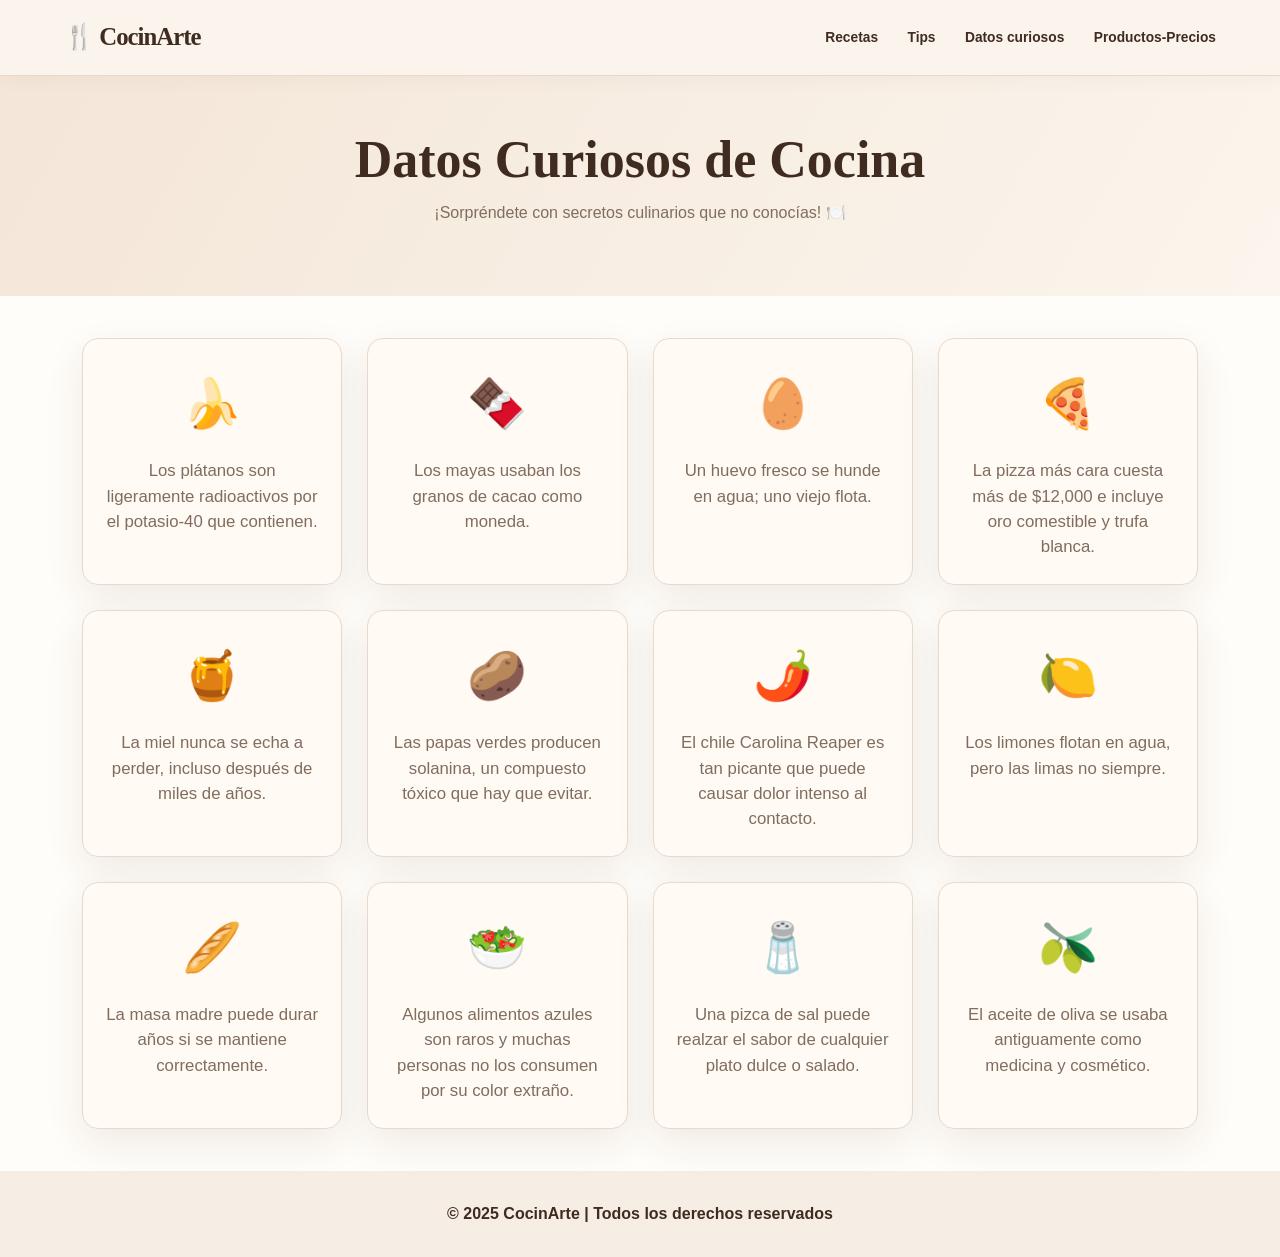
<file: datos.html>
<!DOCTYPE html>
<html lang="es">
<head>
<meta charset="UTF-8">
<meta name="viewport" content="width=device-width, initial-scale=1.0">
<title>Datos Curiosos de Cocina</title>
<link href="https://fonts.googleapis.com/css2?family=Roboto+Slab:wght@700&family=Montserrat:wght@400;500;700&display=swap" rel="stylesheet">
<style>
  /* GENERAL */
  body {
    margin: 0;
    font-family: 'Montserrat', sans-serif;
    background: #fafafa;
    color: #333;
    scroll-behavior: smooth;
  }

  /* NAVBAR */
  .navbar {
    background: #6a0dad;
    color: white;
    display: flex;
    justify-content: space-between;
    align-items: center;
    padding: 15px 40px;
    position: sticky;
    top: 0;
    z-index: 100;
  }

  .navbar .logo {
    font-size: 1.5rem;
    font-weight: bold;
  }

  .nav-links {
    list-style: none;
    display: flex;
    gap: 20px;
  }

  .nav-links li a {
    color: white;
    text-decoration: none;
    font-weight: 500;
    position: relative;
  }

  .nav-links li a::after {
    content: '';
    position: absolute;
    width: 0%;
    height: 2px;
    bottom: -4px;
    left: 0;
    background-color: white;
    transition: 0.3s;
  }

  .nav-links li a:hover::after {
    width: 100%;
  }

  .menu-toggle {
    display: none;
    font-size: 1.8rem;
    cursor: pointer;
    color: white;
  }

  @media (max-width:768px){
    .nav-links {
      flex-direction: column;
      position: absolute;
      top:60px;
      left:0;
      width:100%;
      background-color:#6a0dad;
      display:none;
      padding:10px 0;
    }
    .nav-links.show { display:flex; }
    .menu-toggle { display:block; }
    .nav-links li { margin:10px 0; text-align:center;}
  }

  /* HEADER */
  header.main-header {
    text-align:center;
    background: #f3e8ff;
    padding:60px 20px;
    color:#6a0dad;
  }
  header.main-header h1 {
    font-family:'Roboto Slab', serif;
    font-size:3.5rem;
    margin:0;
    color:#6a0dad;
    text-shadow: 2px 2px 5px rgba(106,0,173,0.3);
  }
  header.main-header p {
    font-size:1.3rem;
    margin-top:10px;
  }

  /* DATOS CURIOSOS */
  .container {
    max-width:1200px;
    margin:40px auto;
    padding:0 20px;
  }

  .curious-grid {
    display:grid;
    grid-template-columns: repeat(auto-fit,minmax(250px,1fr));
    gap:25px;
  }

  .curious-card {
    background: #f3e8ff;
    border-radius:25px;
    padding:25px 20px;
    text-align:center;
    position:relative;
    overflow:hidden;
    cursor:pointer;
    box-shadow:0 6px 15px rgba(106,0,173,0.2);
    transition: transform 0.4s, box-shadow 0.4s, background 0.4s;
  }

  .curious-card:hover {
    transform: translateY(-12px) rotate(-1deg);
    box-shadow:0 12px 25px rgba(106,0,173,0.3);
    background: linear-gradient(135deg,#6a0dad,#d580ff);
    color:white;
  }

  .curious-card .icon {
    font-size:3rem;
    margin-bottom:15px;
    transition: transform 0.4s;
  }

  .curious-card:hover .icon {
    transform: rotate(20deg) scale(1.2);
  }

  .curious-card p {
    font-weight:500;
    font-size:1.05rem;
    line-height:1.5;
    margin:0;
  }

  /* FOOTER */
  footer {
    text-align:center;
    padding:30px;
    background:#f3e8ff;
    color:#6a0dad;
    font-weight:bold;
  }
</style>
  <link rel="stylesheet" href="theme.css">
</head>
<body>

<!-- NAVBAR -->
<nav class="navbar">
  <div class="logo">🍴 CocinArte</div>
  <span class="menu-toggle" onclick="toggleMenu()">&#9776;</span>
  <ul class="nav-links" id="nav-links">
    <li><a href="recetas.html">Recetas</a></li>
    <li><a href="tips.html">Tips</a></li>
    <li><a href="datos.html">Datos curiosos</a></li>
    <li><a href="#">Productos-Precios</a></li>
  </ul>
</nav>

<!-- HEADER -->
<header class="main-header">
  <h1>Datos Curiosos de Cocina</h1>
  <p>¡Sorpréndete con secretos culinarios que no conocías! 🍽️</p>
</header>

<div class="container">
  <div class="curious-grid">
    <div class="curious-card"><div class="icon">🍌</div><p>Los plátanos son ligeramente radioactivos por el potasio-40 que contienen.</p></div>
    <div class="curious-card"><div class="icon">🍫</div><p>Los mayas usaban los granos de cacao como moneda.</p></div>
    <div class="curious-card"><div class="icon">🥚</div><p>Un huevo fresco se hunde en agua; uno viejo flota.</p></div>
    <div class="curious-card"><div class="icon">🍕</div><p>La pizza más cara cuesta más de $12,000 e incluye oro comestible y trufa blanca.</p></div>
    <div class="curious-card"><div class="icon">🍯</div><p>La miel nunca se echa a perder, incluso después de miles de años.</p></div>
    <div class="curious-card"><div class="icon">🥔</div><p>Las papas verdes producen solanina, un compuesto tóxico que hay que evitar.</p></div>
    <div class="curious-card"><div class="icon">🌶️</div><p>El chile Carolina Reaper es tan picante que puede causar dolor intenso al contacto.</p></div>
    <div class="curious-card"><div class="icon">🍋</div><p>Los limones flotan en agua, pero las limas no siempre.</p></div>
    <div class="curious-card"><div class="icon">🥖</div><p>La masa madre puede durar años si se mantiene correctamente.</p></div>
    <div class="curious-card"><div class="icon">🥗</div><p>Algunos alimentos azules son raros y muchas personas no los consumen por su color extraño.</p></div>
    <div class="curious-card"><div class="icon">🧂</div><p>Una pizca de sal puede realzar el sabor de cualquier plato dulce o salado.</p></div>
    <div class="curious-card"><div class="icon">🫒</div><p>El aceite de oliva se usaba antiguamente como medicina y cosmético.</p></div>
  </div>
</div>

<footer>
  &copy; 2025 CocinArte | Todos los derechos reservados
</footer>

<script>
function toggleMenu() {
  document.getElementById('nav-links').classList.toggle('show');
}
</script>

</body>
</html>
</file>
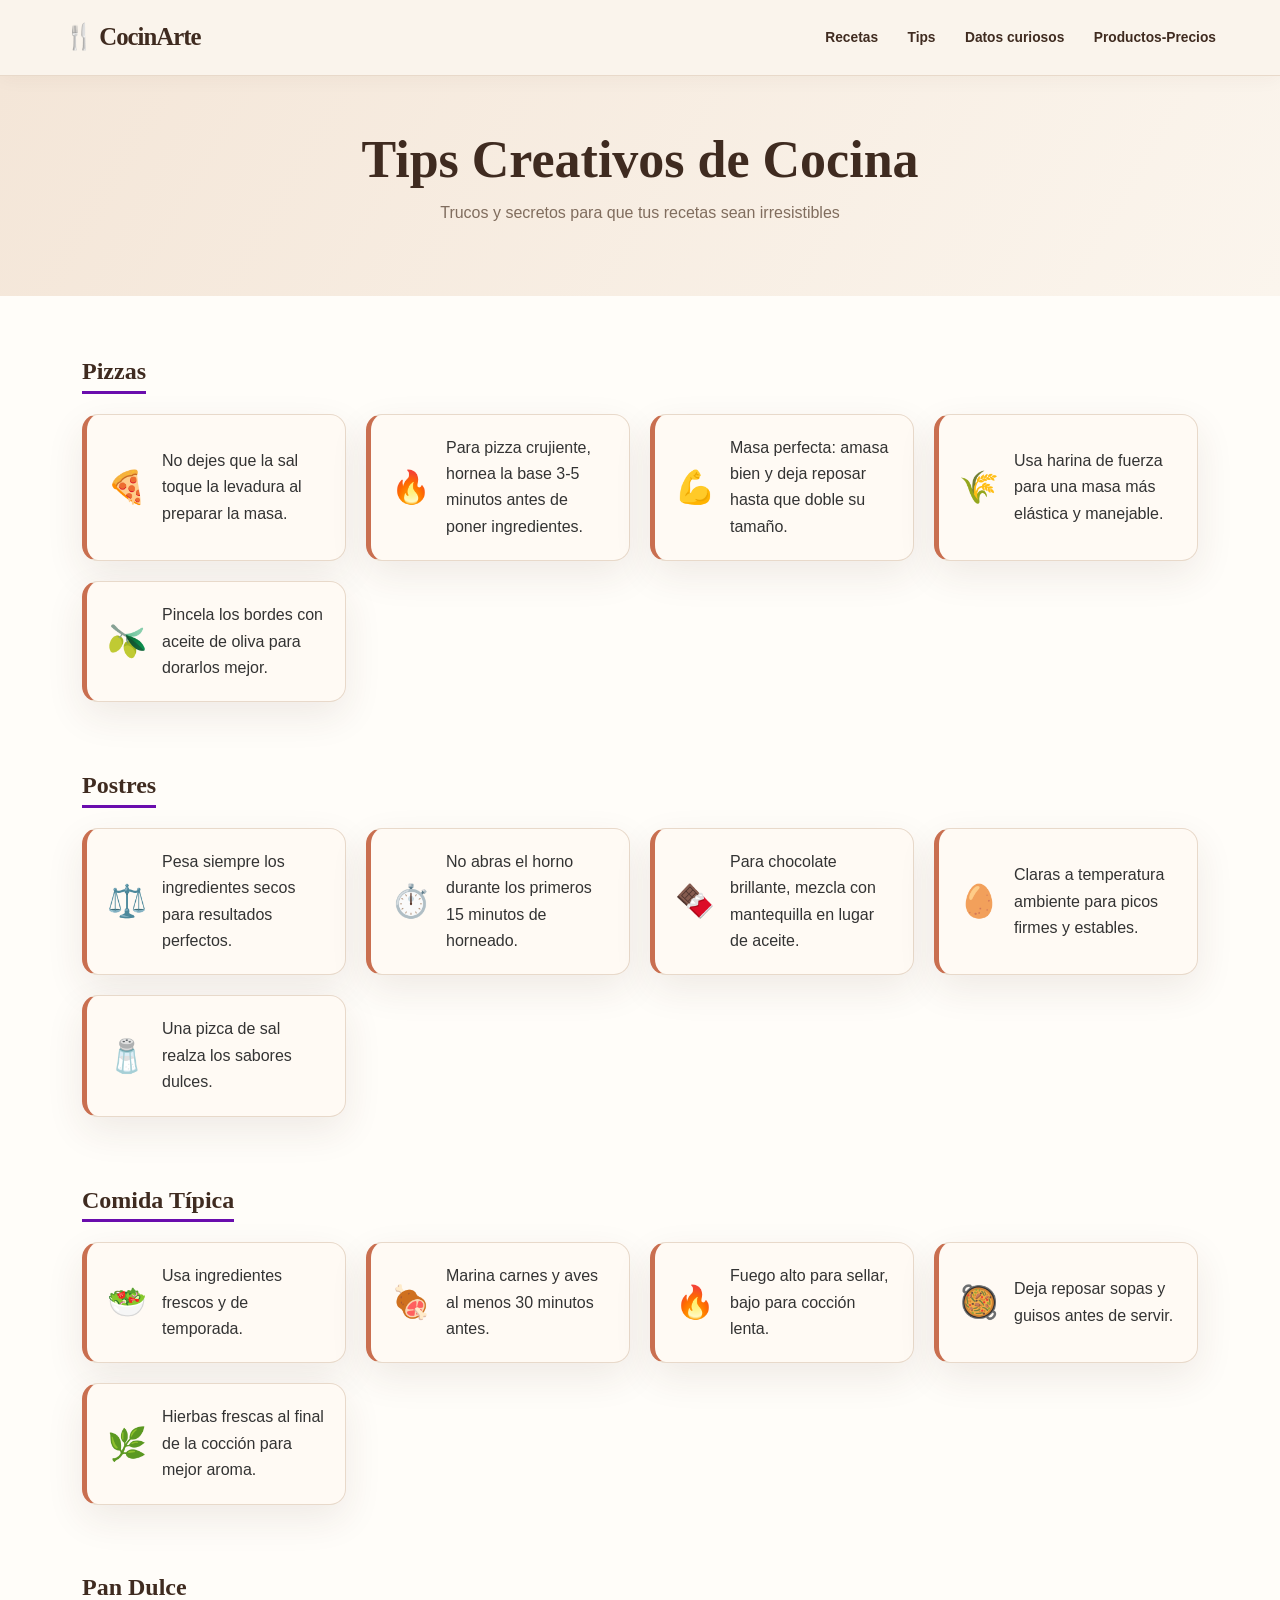
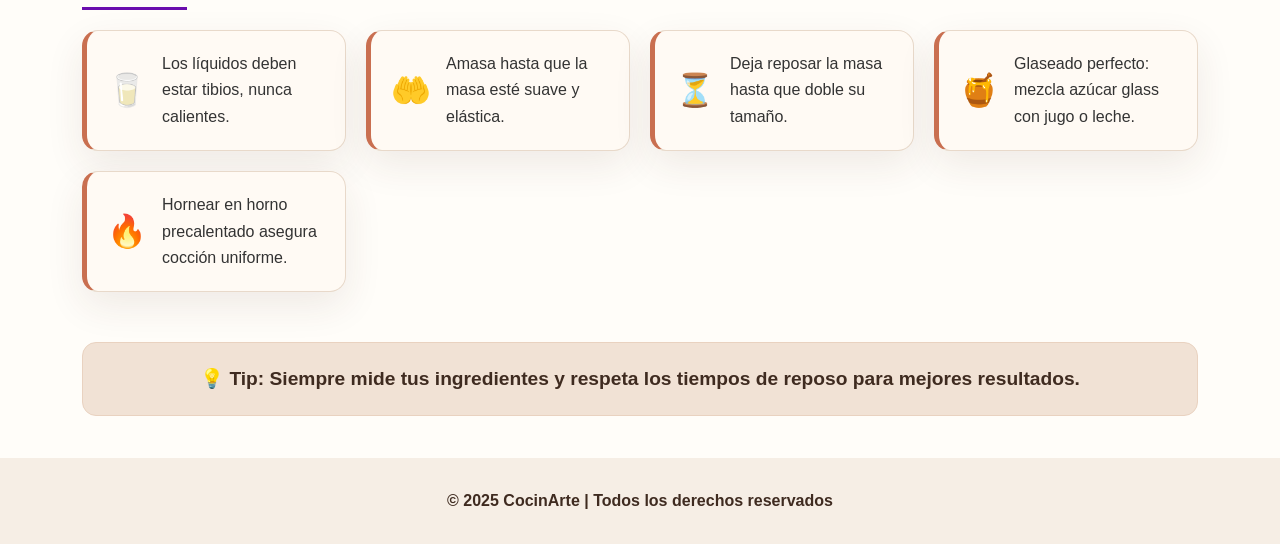
<file: tips.html>
<!DOCTYPE html>
<html lang="es">
<head>
  <meta charset="UTF-8">
  <meta name="viewport" content="width=device-width, initial-scale=1.0">
  <title>Tips y Consejos de Cocina</title>
  <link href="https://fonts.googleapis.com/css2?family=Montserrat:wght@400;500;700&family=Pacifico&display=swap" rel="stylesheet">
  <style>
    /* GENERAL */
    body {
      margin: 0;
      font-family: 'Segoe UI', sans-serif;
      background: #fafafa;
      color: #333;
      scroll-behavior: smooth;
    }

    /* NAVBAR */
    .navbar {
      background: #6a0dad;
      color: white;
      display: flex;
      justify-content: space-between;
      align-items: center;
      padding: 15px 40px;
      position: sticky;
      top: 0;
      z-index: 100;
    }

    .navbar .logo {
      font-size: 1.5rem;
      font-weight: bold;
    }

    .nav-links {
      list-style: none;
      display: flex;
      gap: 20px;
    }

    .nav-links li a {
      color: white;
      text-decoration: none;
      font-weight: 500;
      position: relative;
    }

    .nav-links li a::after {
      content: '';
      position: absolute;
      width: 0%;
      height: 2px;
      bottom: -4px;
      left: 0;
      background-color: white;
      transition: 0.3s;
    }

    .nav-links li a:hover::after {
      width: 100%;
    }

    .menu-toggle {
      display: none;
      font-size: 1.8rem;
      cursor: pointer;
      color: white;
    }

    @media (max-width: 768px) {
      .nav-links {
        flex-direction: column;
        position: absolute;
        top: 60px;
        left: 0;
        width: 100%;
        background-color: #6a0dad;
        display: none;
        padding: 10px 0;
      }
      .nav-links.show {
        display: flex;
      }
      .menu-toggle {
        display: block;
      }
      .nav-links li {
        margin: 10px 0;
        text-align: center;
      }
    }

    /* HEADER */
    header.main-header {
      background: #f3e8ff;
      text-align: center;
      padding: 60px 20px;
    }
    header.main-header h1 {
      font-family: 'Pacifico', cursive;
      color: #6a0dad;
      font-size: 3.5rem;
      margin: 0;
    }
    header.main-header p {
      font-size: 1.3rem;
      color: #444;
      margin-top: 10px;
    }

    /* TIPS - tarjetas creativas */
    .container {
      max-width: 1100px;
      margin: 40px auto;
      padding: 0 20px;
    }

    h2 {
      color: #6a0dad;
      border-bottom: 3px solid #6a0dad;
      display: inline-block;
      padding-bottom: 5px;
      margin-bottom: 20px;
      font-family: 'Pacifico', cursive;
    }

    .tip-category {
      margin-bottom: 50px;
    }

    .tips-grid {
      display: grid;
      grid-template-columns: repeat(auto-fit, minmax(250px, 1fr));
      gap: 20px;
    }

    .tip-card {
      background: #fff;
      border-left: 6px solid #6a0dad;
      border-radius: 15px;
      padding: 20px;
      box-shadow: 0 6px 15px rgba(106,0,173,0.2);
      transition: transform 0.3s, box-shadow 0.3s;
      display: flex;
      align-items: center;
      gap: 15px;
    }

    .tip-card:hover {
      transform: translateY(-8px);
      box-shadow: 0 10px 25px rgba(106,0,173,0.3);
    }

    .tip-card .icon {
      font-size: 2rem;
      color: #6a0dad;
    }

    .tip-card p {
      margin: 0;
      font-weight: 500;
      color: #333;
    }

    /* TIP DESTACADO */
    .tip {
      margin-top: 20px;
      padding: 20px;
      background: #6a0dad;
      color: white;
      border-radius: 12px;
      text-align: center;
      font-size: 1.2rem;
      font-weight: bold;
    }

    /* FOOTER */
    footer {
      text-align: center;
      padding: 30px;
      background: #f3e8ff;
      color: #6a0dad;
      font-weight: bold;
    }
  </style>
  <link rel="stylesheet" href="theme.css">
</head>
<body>

<!-- NAVBAR -->
<nav class="navbar">
  <div class="logo">🍴 CocinArte</div>
  <span class="menu-toggle" onclick="toggleMenu()">&#9776;</span>
  <ul class="nav-links" id="nav-links">
    <li><a href="recetas.html">Recetas</a></li>
    <li><a href="tips.html">Tips</a></li>
    <li><a href="datos.html">Datos curiosos</a></li>
    <li><a href="precios.html">Productos-Precios</a></li>
   
  </ul>
</nav>

<!-- HEADER -->
<header class="main-header">
  <h1>Tips Creativos de Cocina</h1>
  <p>Trucos y secretos para que tus recetas sean irresistibles</p>
</header>

<div class="container">
  <!-- PIZZAS -->
  <div class="tip-category" id="pizzas">
    <h2>Pizzas</h2>
    <div class="tips-grid">
      <div class="tip-card"><div class="icon">🍕</div><p>No dejes que la sal toque la levadura al preparar la masa.</p></div>
      <div class="tip-card"><div class="icon">🔥</div><p>Para pizza crujiente, hornea la base 3-5 minutos antes de poner ingredientes.</p></div>
      <div class="tip-card"><div class="icon">💪</div><p>Masa perfecta: amasa bien y deja reposar hasta que doble su tamaño.</p></div>
      <div class="tip-card"><div class="icon">🌾</div><p>Usa harina de fuerza para una masa más elástica y manejable.</p></div>
      <div class="tip-card"><div class="icon">🫒</div><p>Pincela los bordes con aceite de oliva para dorarlos mejor.</p></div>
    </div>
  </div>

  <!-- POSTRES -->
  <div class="tip-category" id="postres">
    <h2>Postres</h2>
    <div class="tips-grid">
      <div class="tip-card"><div class="icon">⚖️</div><p>Pesa siempre los ingredientes secos para resultados perfectos.</p></div>
      <div class="tip-card"><div class="icon">⏱️</div><p>No abras el horno durante los primeros 15 minutos de horneado.</p></div>
      <div class="tip-card"><div class="icon">🍫</div><p>Para chocolate brillante, mezcla con mantequilla en lugar de aceite.</p></div>
      <div class="tip-card"><div class="icon">🥚</div><p>Claras a temperatura ambiente para picos firmes y estables.</p></div>
      <div class="tip-card"><div class="icon">🧂</div><p>Una pizca de sal realza los sabores dulces.</p></div>
    </div>
  </div>

  <!-- COMIDA TÍPICA -->
  <div class="tip-category" id="tipica">
    <h2>Comida Típica</h2>
    <div class="tips-grid">
      <div class="tip-card"><div class="icon">🥗</div><p>Usa ingredientes frescos y de temporada.</p></div>
      <div class="tip-card"><div class="icon">🍖</div><p>Marina carnes y aves al menos 30 minutos antes.</p></div>
      <div class="tip-card"><div class="icon">🔥</div><p>Fuego alto para sellar, bajo para cocción lenta.</p></div>
      <div class="tip-card"><div class="icon">🥘</div><p>Deja reposar sopas y guisos antes de servir.</p></div>
      <div class="tip-card"><div class="icon">🌿</div><p>Hierbas frescas al final de la cocción para mejor aroma.</p></div>
    </div>
  </div>

  <!-- PAN DULCE -->
  <div class="tip-category" id="pandulce">
    <h2>Pan Dulce</h2>
    <div class="tips-grid">
      <div class="tip-card"><div class="icon">🥛</div><p>Los líquidos deben estar tibios, nunca calientes.</p></div>
      <div class="tip-card"><div class="icon">🤲</div><p>Amasa hasta que la masa esté suave y elástica.</p></div>
      <div class="tip-card"><div class="icon">⏳</div><p>Deja reposar la masa hasta que doble su tamaño.</p></div>
      <div class="tip-card"><div class="icon">🍯</div><p>Glaseado perfecto: mezcla azúcar glass con jugo o leche.</p></div>
      <div class="tip-card"><div class="icon">🔥</div><p>Hornear en horno precalentado asegura cocción uniforme.</p></div>
    </div>
  </div>

  <div class="tip">💡 Tip: Siempre mide tus ingredientes y respeta los tiempos de reposo para mejores resultados.</div>
</div>

<footer>
  &copy; 2025 CocinArte | Todos los derechos reservados
</footer>

<script>
function toggleMenu() {
  document.getElementById('nav-links').classList.toggle('show');
}
</script>

</body>
</html>
</file>
<file: theme.css>
:root{--cream:#f8f1e8;--paper:#fffdf9;--ink:#3f2b20;--muted:#806d5e;--terracotta:#c96f50;--terracotta-dark:#a9553c;--line:#e8d9ca;--sage:#a7a78a;--shadow:0 14px 38px rgba(75,48,31,.09)}
*{box-sizing:border-box}html{scroll-behavior:smooth}body{margin:0;background:var(--paper);color:var(--ink);font-family:'DM Sans','Segoe UI',sans-serif;line-height:1.65}img{max-width:100%}a{color:inherit}h1,h2,h3{font-family:'Playfair Display',Georgia,serif;color:var(--ink);line-height:1.15}p{color:var(--muted)}
/* Shared navigation */
.navbar,.site-header{background:rgba(250,244,236,.97)!important;color:var(--ink)!important;border-bottom:1px solid var(--line);box-shadow:0 3px 18px rgba(65,43,28,.045);position:sticky;top:0;z-index:1000;padding:13px clamp(18px,5vw,72px)!important;min-height:76px;display:flex;align-items:center;justify-content:space-between;gap:22px}
.navbar .logo,.brand{font-family:'Playfair Display',Georgia,serif!important;font-size:1.55rem!important;font-weight:800;color:var(--ink)!important;letter-spacing:-.04em;text-decoration:none}.nav-links{display:flex;align-items:center;gap:clamp(12px,2.3vw,30px);list-style:none;margin:0;padding:0}.nav-links li a,.nav a,.main-nav a{color:var(--ink)!important;text-decoration:none;font-size:.86rem;font-weight:700;transition:color .2s}.nav-links li a:hover,.nav a:hover,.main-nav a:hover,.nav-links li a.active{color:var(--terracotta)!important}.navbar .menu-toggle{color:var(--ink)!important}.navbar .nav-links.show{background:var(--cream)!important}
/* General page styling */
header.main-header{background:linear-gradient(120deg,#f4e6d8,#fbf5ed)!important;padding:54px 20px!important;text-align:center;color:var(--ink)!important}header.main-header h1{font-family:'Playfair Display',Georgia,serif!important;color:var(--ink)!important;font-size:clamp(2rem,5vw,3.25rem)!important;text-shadow:none!important}header.main-header p{color:var(--muted)!important;font-size:1rem!important}.container{max-width:1160px;margin:42px auto;padding:0 22px}.recetas-lista{max-width:1180px;margin:auto;padding:60px 24px!important}.recetas-lista h1{font-family:'Playfair Display',Georgia,serif;color:var(--ink)!important;font-size:clamp(2rem,4vw,3rem)}.recetas-lista .intro-text{max-width:650px;margin:0 auto 34px!important;line-height:1.8}.recetas-grid{grid-template-columns:repeat(auto-fit,minmax(250px,1fr));gap:24px}.receta-card{background:#fff;border:1px solid var(--line);border-radius:17px!important;box-shadow:var(--shadow)!important}.receta-card img{height:245px;object-fit:cover}.receta-card h3{background:#f4e9dc!important;color:var(--ink)!important;font-family:'Playfair Display',Georgia,serif;padding:17px!important}.receta-card .overlay{background:rgba(63,43,32,.83)!important;padding:24px!important}.receta-card .btn{background:var(--terracotta)!important;color:white!important;border-radius:30px!important;padding:11px 19px!important}.receta-detalle{max-width:940px;margin:40px auto!important;padding:clamp(22px,5vw,54px)!important;background:white;border:1px solid var(--line);border-radius:22px;box-shadow:var(--shadow)}.receta-detalle h1{font-size:clamp(2rem,4vw,3rem)}.receta-detalle h2{font-size:1.55rem;margin-top:34px}.hero-img{width:100%!important;max-height:470px;object-fit:cover;border-radius:16px!important;box-shadow:none!important}.ingrediente{background:#f8eee4!important;color:var(--ink);border:1px solid #efdfd0;border-radius:12px!important;min-height:82px}.step{background:#fbf7f1!important;border-left:4px solid var(--terracotta)!important;border-radius:8px!important}.tip{background:#f2e2d4!important;color:var(--ink)!important;border:1px solid #e9d2c0;border-radius:14px!important}.btn-volver{background:var(--terracotta)!important;border-radius:30px!important}.btn-volver:hover{background:var(--terracotta-dark)!important}
/* Inline-styled pages: unify their components */
.curious-card,.tip-card,.product-card{border-radius:16px!important;border:1px solid var(--line)!important;box-shadow:var(--shadow)!important;background:#fffaf4!important}.curious-card{background:#fffaf4!important;color:var(--ink)!important}.curious-card:hover{background:linear-gradient(135deg,#b9684c,#d99a7e)!important;color:#fff!important}.curious-card:hover p{color:#fff!important}.tip-card{border-left:5px solid var(--terracotta)!important}.tip-card h3{color:var(--terracotta-dark)!important}.tip-card .tag{background:#f2dfd1!important;color:var(--terracotta-dark)!important}.tip-card details summary{color:var(--terracotta-dark)!important}.tip{background:#f1e2d5!important;color:var(--ink)!important}.product-card{overflow:hidden}.product-card img{height:190px!important;object-fit:contain!important;background:#fff!important;padding:14px}.product-card h3{color:var(--ink)!important}.product-card .price{color:var(--terracotta-dark)!important;font-weight:800}.footer,footer{background:#f6eee5!important;color:var(--ink)!important}.footer p,footer p{color:var(--muted)!important}
/* Homepage */
.home-page{background:#fffdf9}.site-header{padding:10px clamp(18px,4.5vw,68px)!important}.brand{display:flex;align-items:center;gap:11px;line-height:1}.brand img{width:54px;height:54px;object-fit:cover;border-radius:50%}.brand span{font-size:1.3rem}.brand small{display:block;font:700 .53rem 'DM Sans',sans-serif;letter-spacing:.13em;color:var(--muted);margin-top:6px}.main-nav{display:flex;gap:clamp(12px,2.5vw,34px);align-items:center}.main-nav a{font-size:.78rem;text-transform:uppercase;letter-spacing:.04em}.main-nav a.active{color:var(--terracotta)!important}.nav-cta{font-size:.78rem;font-weight:700;text-decoration:none;border:1px solid #d9b8a5;padding:10px 16px;border-radius:30px;color:var(--terracotta-dark)}.nav-cta span{margin-left:8px}.home-hero{min-height:510px;display:grid;grid-template-columns:1fr 1.04fr;background:#f5ece1;overflow:hidden}.hero-copy{padding:clamp(42px,7vw,96px) clamp(25px,7vw,100px);align-self:center}.eyebrow{font-size:.7rem;letter-spacing:.18em;font-weight:800;color:var(--terracotta)!important;margin:0 0 17px}.hero-copy h1{font-size:clamp(3rem,6vw,5.7rem);letter-spacing:-.055em;margin:0 0 22px}.hero-copy h1 em,.feature-copy h2 em{font-style:normal;color:var(--terracotta)}.hero-description{max-width:450px;font-size:1rem;line-height:1.85;margin-bottom:27px}.hero-actions{display:flex;align-items:center;gap:25px;flex-wrap:wrap}.button{display:inline-flex;align-items:center;gap:20px;text-decoration:none;border-radius:6px;padding:14px 21px;font-size:.78rem;font-weight:800;letter-spacing:.04em;transition:transform .2s,background .2s}.button:hover{transform:translateY(-2px)}.button-primary{background:var(--terracotta);color:white}.button-primary:hover{background:var(--terracotta-dark)}.text-link{font-size:.82rem;font-weight:700;color:var(--ink);text-underline-offset:5px}.hero-note{font-size:.73rem;color:var(--muted);margin-top:42px}.hero-note span{color:var(--terracotta);font-size:1rem;margin-right:7px}.hero-visual{position:relative;min-height:430px}.hero-main-img{width:100%;height:100%;position:absolute;inset:0;object-fit:cover;object-position:center 52%}.photo-sticker{position:absolute;right:9%;top:11%;width:125px;height:125px;border:1px solid rgba(255,255,255,.9);outline:1px solid rgba(255,255,255,.7);outline-offset:5px;border-radius:50%;background:rgba(178,92,65,.86);color:white;display:flex;flex-direction:column;align-items:center;justify-content:center;text-align:center;transform:rotate(8deg)}.photo-sticker span{font-size:.56rem;letter-spacing:.2em}.photo-sticker strong{font-family:'Playfair Display',serif;font-size:1.12rem;line-height:1.1}.photo-sticker i{font-style:normal;font-size:1.2rem}.floating-note{position:absolute;left:7%;bottom:8%;background:#fffaf2;color:var(--ink);padding:13px 20px;border-radius:5px;box-shadow:var(--shadow);font:700 1rem 'Playfair Display',serif;transform:rotate(-5deg)}.floating-note span{color:var(--terracotta);margin-left:9px}.home-section{padding:76px clamp(20px,5vw,72px)}.section-heading{text-align:center;margin:0 auto 34px}.section-heading .eyebrow{margin-bottom:10px}.section-heading h2{font-size:clamp(2rem,4vw,2.8rem);margin:0 0 10px}.section-heading>p:last-child{margin:0}.specialty-grid{max-width:1220px;margin:auto;display:grid;grid-template-columns:repeat(4,1fr);gap:18px}.specialty-card{position:relative;display:block;min-height:260px;overflow:hidden;border-radius:12px;text-decoration:none;background:#eee}.specialty-card:after{content:'';position:absolute;inset:45% 0 0;background:linear-gradient(transparent,rgba(35,23,16,.7))}.specialty-card img{position:absolute;width:100%;height:100%;object-fit:cover;transition:transform .5s}.specialty-card:hover img{transform:scale(1.06)}.specialty-card strong,.specialty-card .card-kicker,.card-arrow{position:absolute;z-index:1;color:white;left:20px}.specialty-card .card-kicker{bottom:59px;font-size:.61rem;letter-spacing:.14em;font-weight:700}.specialty-card strong{bottom:22px;font:700 1.35rem 'Playfair Display',serif}.specialty-card .card-arrow{left:auto;right:18px;bottom:23px;font-size:1.2rem}.home-feature{display:grid;grid-template-columns:1fr 1fr;background:#f1e1d3;min-height:350px}.feature-image{min-height:350px}.feature-image img{width:100%;height:100%;object-fit:cover}.feature-copy{align-self:center;padding:50px clamp(25px,6vw,85px)}.feature-copy h2{font-size:clamp(2.2rem,4vw,3.5rem);margin:0 0 16px}.feature-copy>p:not(.eyebrow){max-width:430px;line-height:1.85;margin-bottom:24px}.button-light{background:var(--terracotta);color:white}.explore-section{background:#fffaf4}.explore-grid{max-width:1120px;margin:auto;display:grid;grid-template-columns:repeat(3,1fr);gap:17px}.explore-card{display:flex;gap:17px;align-items:flex-start;padding:24px 20px;border:1px solid var(--line);border-radius:13px;background:#fff;text-decoration:none;transition:transform .2s,box-shadow .2s}.explore-card:hover{transform:translateY(-4px);box-shadow:var(--shadow)}.explore-icon{display:grid;place-items:center;flex:0 0 45px;height:45px;border-radius:50%;background:#f5e5d8;color:var(--terracotta);font-size:1.5rem}.explore-card h3{font-size:1.2rem;margin:0 0 7px}.explore-card p{font-size:.84rem;margin:0 0 12px}.explore-card b{font-size:.75rem;color:var(--terracotta-dark)}.gratitude{text-align:center;padding:65px 22px;background:#f4e9df}.gratitude-mark{font-size:2rem;color:var(--terracotta)}.gratitude h2{font-size:clamp(2rem,4vw,2.8rem);margin:0 0 13px}.gratitude>p:not(.eyebrow){max-width:690px;margin:0 auto;line-height:1.85}.signature{display:block;margin-top:20px;color:var(--terracotta-dark);font:italic 1.1rem 'Playfair Display',serif}.site-footer{text-align:center;background:#38291f!important;color:#fff!important;padding:38px 20px}.footer-brand{font:700 1.7rem 'Playfair Display',serif;text-decoration:none;color:#fff}.footer-brand span{color:#d98d70}.site-footer p{color:#e6d5c8!important;font-size:.85rem}.footer-links{display:flex;justify-content:center;gap:22px;flex-wrap:wrap;margin:18px 0 25px}.footer-links a{color:#f5e8dc;text-decoration:none;font-size:.78rem}.site-footer small{color:#cbb9aa}
@media(max-width:850px){.main-nav{gap:13px}.main-nav a{font-size:.69rem}.home-hero{grid-template-columns:1fr 1fr}.hero-copy{padding:45px 28px}.specialty-grid{grid-template-columns:repeat(2,1fr)}.explore-grid{grid-template-columns:1fr}.nav-cta{display:none}}
@media(max-width:620px){.site-header{position:relative;flex-wrap:wrap;justify-content:center;padding:12px 14px!important}.brand{margin-right:auto}.brand img{width:45px;height:45px}.main-nav{order:3;width:100%;justify-content:center;gap:0;flex-wrap:wrap;padding:8px 0 2px;border-top:1px solid var(--line)}.main-nav a{font-size:.65rem;padding:6px 8px}.home-hero{grid-template-columns:1fr}.hero-copy{padding:45px 25px 35px}.hero-copy h1{font-size:3.5rem}.hero-visual{min-height:320px}.photo-sticker{width:105px;height:105px}.home-section{padding:55px 18px}.specialty-grid{gap:12px}.specialty-card{min-height:205px}.specialty-card strong{font-size:1.12rem;left:14px}.specialty-card .card-kicker{left:14px;font-size:.52rem}.specialty-card .card-arrow{right:12px}.home-feature{grid-template-columns:1fr}.feature-image{min-height:230px}.feature-copy{padding:38px 25px}.gratitude{padding:48px 22px}.navbar{position:relative;flex-wrap:wrap;padding:13px 18px!important}.nav-links{width:100%;justify-content:center;flex-wrap:wrap;gap:12px!important}.nav-links li a{font-size:.76rem}.container{margin:28px auto}.recetas-lista{padding:38px 18px!important}.receta-detalle{margin:22px 12px!important;padding:22px!important}.hero-img{max-height:300px}.ingredientes-grid{grid-template-columns:repeat(auto-fit,minmax(135px,1fr))}}
@media(prefers-reduced-motion:reduce){*,*::before,*::after{scroll-behavior:auto!important;transition:none!important;animation:none!important}}
</file>
